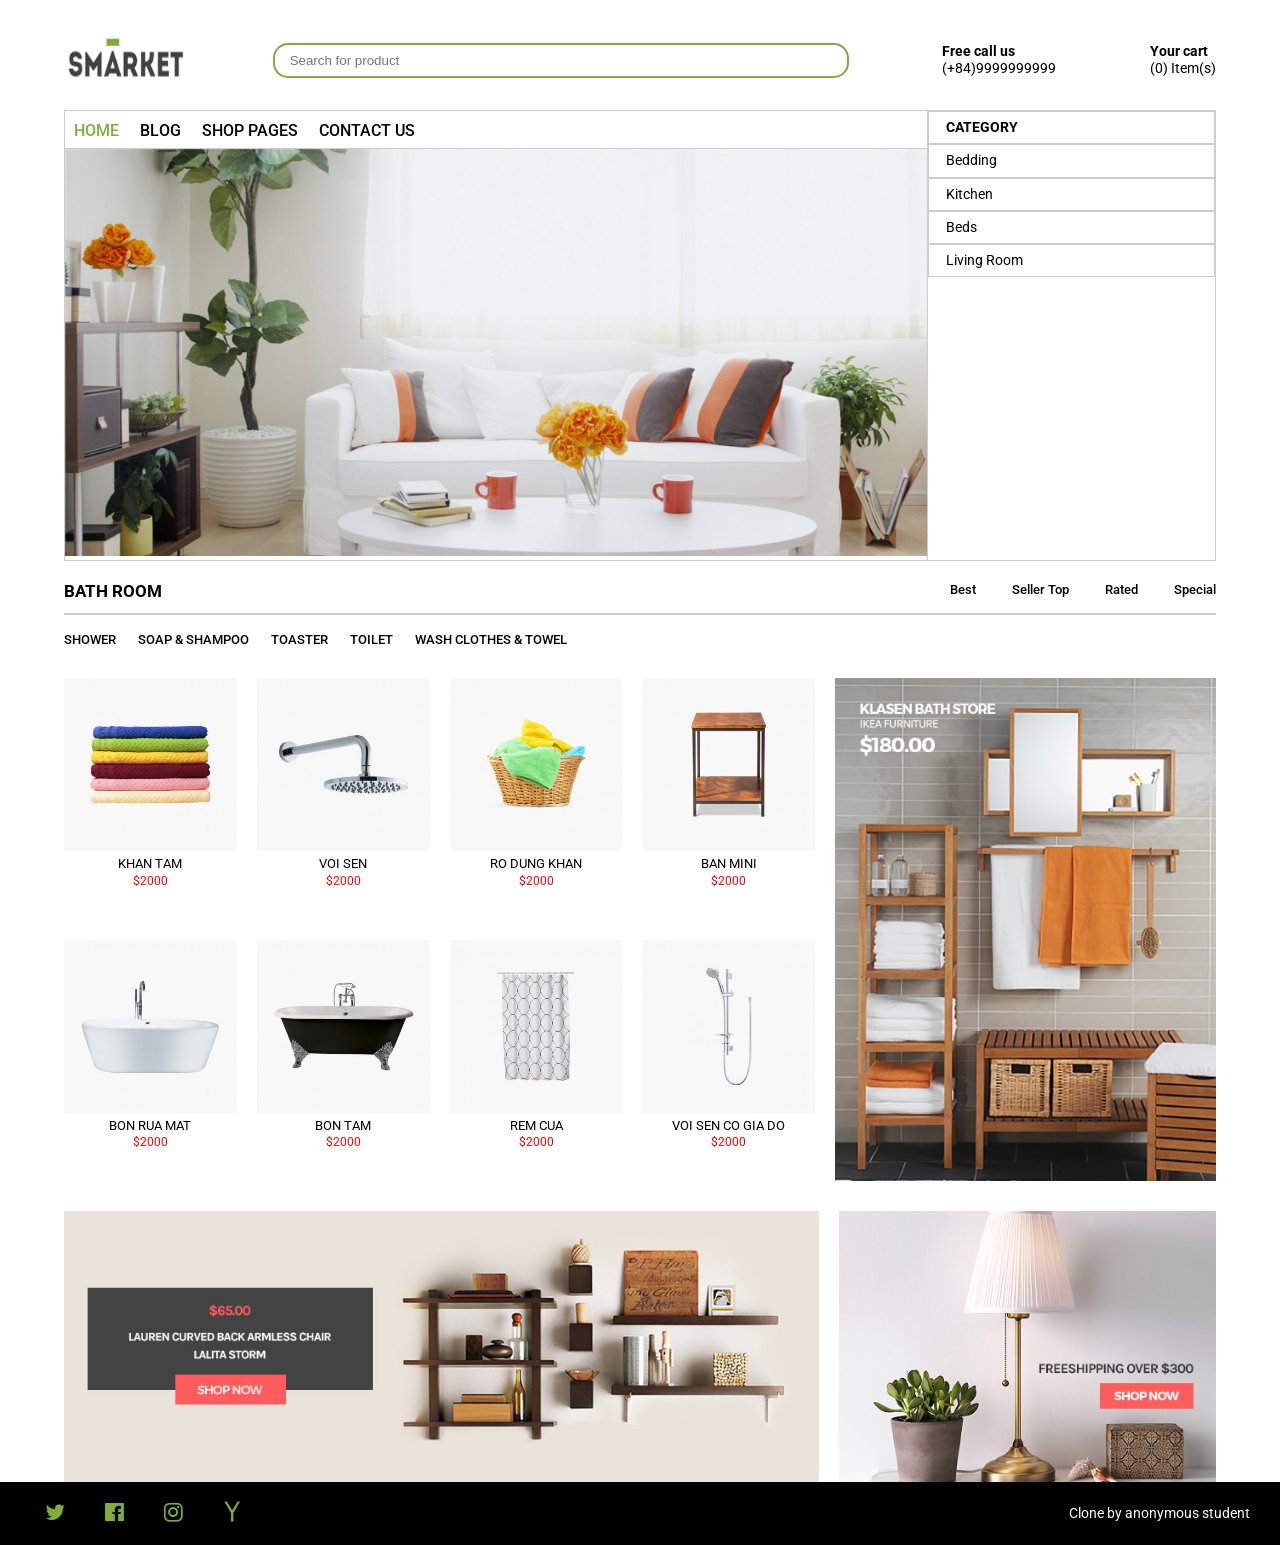
<file: web_design/lab3/index.html>
<!DOCTYPE html>
<html lang="en">
<head>
    <meta charset="UTF-8">
    <meta name="viewport" content="width=device-width, initial-scale=1.0">
    <title>Lab3 Le Tan Danh 66130419</title>

    <link rel="stylesheet" href="style.css">

    <link rel="stylesheet" href="https://cdnjs.cloudflare.com/ajax/libs/font-awesome/4.7.0/css/font-awesome.min.css" integrity="sha512-SfTiTlX6kk+qitfevl/7LibUOeJWlt9rbyDn92a1DqWOw9vWG2MFoays0sgObmWazO5BQPiFucnnEAjpAB+/Sw==" crossorigin="anonymous" referrerpolicy="no-referrer" />

    <!-- Basic Icons -->
    <link href="https://cdn.boxicons.com/3.0.8/fonts/basic/boxicons.min.css" rel="stylesheet">
    <!-- Filled Icons -->
    <link href="https://cdn.boxicons.com/3.0.8/fonts/filled/boxicons-filled.min.css" rel="stylesheet">
    <!-- Brand Icons -->     
    <link href="https://cdn.boxicons.com/3.0.8/fonts/brands/boxicons-brands.min.css" rel="stylesheet">

    <link rel="preconnect" href="https://fonts.googleapis.com">
    <link rel="preconnect" href="https://fonts.gstatic.com" crossorigin>
    <link href="https://fonts.googleapis.com/css2?family=Roboto:ital,wght@0,100..900;1,100..900&display=swap" rel="stylesheet">
</head>
<body>
    <div class="container">
        <header>
            <div class="logo">
                <img src="images/logo.png" alt="">
            </div>
            <form class="form_search">
                <input type="text" placeholder="Search for product">
                <i class="bx bx-search"></i>
            </form>    
            <div class="box_contact">
                <i class="bx bx-phone"></i>
                <div class="box_contact_text">
                    <h4>Free call us</h4>
                    <p>(+84)9999999999</p>
                </div>   
            </div>
            <div class="box_contact">
                <i class="bx bx-cart-plus"></i>
                <div class="box_contact_text">
                    <h4>Your cart</h4>
                    <p>(0) Item(s)</p>
                </div>   
            </div>
        </header>
        <main>
            <section class="banner">
                <div class="banner_left">
                    <ul class="banner_menu">
                        <li>
                            <a href="#" class="active">
                                <i class="bx bx-home-alt"></i>
                                <span>home</span>
                            </a>
                        </li>
                        <li>
                            <a href="#">
                                <i class="bx bx-briefcase-alt-2"></i>
                                <span>blog</span>
                            </a>
                            <ul>
                                <li><a href="#">blog default</a></li>
                                <li><a href="#">blog list</a></li>
                                <li><a href="#">blog masonry</a></li>
                                <li><a href="#">single post</a></li>
                            </ul>
                        </li>
                        <li>
                            <a href="#">
                                <i class="bx bx-shopping-bag"></i>
                                <span>shop pages</span>
                            </a>
                        </li>
                        <li>
                            <a href="#">
                                <i class="bx bx-phone-ring"></i>
                                <span>contact us</span>
                            </a>
                        </li>
                    </ul>
                    <img src="images/home3.jpg" alt="">
                </div>
                <div class="banner_right">
                    <ul>
                        <li>
                            <i class="bx bx-categories"></i>
                            <h4 >category</h4>
                        </li>
                        <li>
                            <i class="bx bx-basket"></i>
                            <span>bedding</span>
                        </li>
                        <li>
                            <i class="bx bx-basket"></i>
                            <span>kitchen</span>
                        </li>
                        <li>
                            <i class="bx bx-bed-alt"></i>
                            <span>beds</span>
                        </li>
                        <li>
                            <i class="bx bx-bed-alt"></i>
                            <span>living room</span>
                        </li>
                    </ul>
                </div>
            </section>
            <section class="bathroom">
                <div class="bathroom_top">
                    <h3>bath room</h3>
                    <ul class="bathroom_top_right">
                        <li>
                            <a href="#">
                                <i class="bx bx-clock-5"></i>
                                <span>best</span>
                            </a>
                        </li>
                        <li>
                            <a href="#">
                                <i class="bx bx-check-circle"></i>
                                <span>seller top</span>
                            </a>
                        </li>
                        <li>
                            <a href="#">
                                <i class="bx bx-signal-5"></i>
                                <span>rated</span>
                            </a>
                        </li>
                        <li>
                            <a href="#">
                                <i class="bx bx-star"></i>
                                <span>special</span>
                            </a>
                        </li>
                    </ul>
                </div>
                <nav class="bathroom_menu">
                    <ul>
                        <li><a href="#">shower</a></li>
                        <li><a href="#">soap & shampoo</a></li>
                        <li><a href="#">toaster</a></li>
                        <li><a href="#">toilet</a></li>
                        <li><a href="#">wash clothes & towel</a></li>
                    </ul>    
                </nav>
            </section>
            <section class="product">
                <div class="product_left">
                    <div class="product_left_box">
                        <img src="images/product1.jpg" alt="">
                        <p class="product_name">khan tam</p>
                        <p class="product_price">$2000</p>
                    </div>
                    <div class="product_left_box">
                        <img src="images/product2.jpg" alt="">
                        <p class="product_name">voi sen</p>
                        <p class="product_price">$2000</p>
                    </div>
                    <div class="product_left_box">
                        <img src="images/product3.jpg" alt="">
                        <p class="product_name">ro dung khan</p>
                        <p class="product_price">$2000</p>
                    </div>
                    <div class="product_left_box">
                        <img src="images/product4.jpg" alt="">
                        <p class="product_name">ban mini</p>
                        <p class="product_price">$2000</p>
                    </div>
                    <div class="product_left_box">
                        <img src="images/product5.jpg" alt="">
                        <p class="product_name">bon rua mat</p>
                        <p class="product_price">$2000</p>
                    </div>
                    <div class="product_left_box">
                        <img src="images/product6.jpg" alt="">
                        <p class="product_name">bon tam</p>
                        <p class="product_price">$2000</p>
                    </div>
                    <div class="product_left_box">
                        <img src="images/product7.jpg" alt="">
                        <p class="product_name">rem cua</p>
                        <p class="product_price">$2000</p>
                    </div>                
                    <div class="product_left_box">
                        <img src="images/product8.jpg" alt="">
                        <p class="product_name">voi sen co gia do</p>
                        <p class="product_price">$2000</p>
                    </div>
                </div>
                <div class="product_right">
                    <img src="images/lar-img.jpg" alt="">
                </div>
            </section>
        </main>
        <footer>
            <div class="foot_img">
                <div class="foot_left">
                    <img src="images/footer1.jpg" alt="">
                </div>
                <div class="foot_right">
                    <img src="images/footer2.jpg" alt="">
                </div>
            </div>
        </footer>
    </div>
    <div class="about">
        <div class="about_left">
            <a href=#><i class="fa fa-twitter" aria-hidden="true"></i></a>
            <a href=#><i class="fa fa-facebook-official" aria-hidden="true"></i></a>
            <a href=#><i class="fa fa-instagram" aria-hidden="true"></i></a>
            <a href=#><i class="fa fa-yahoo" aria-hidden="true"></i></a>
        </div>
        <div class="about_right">
            <p>Clone by anonymous student</p>
        </div>
    </div>
</body>
</html>
</file>
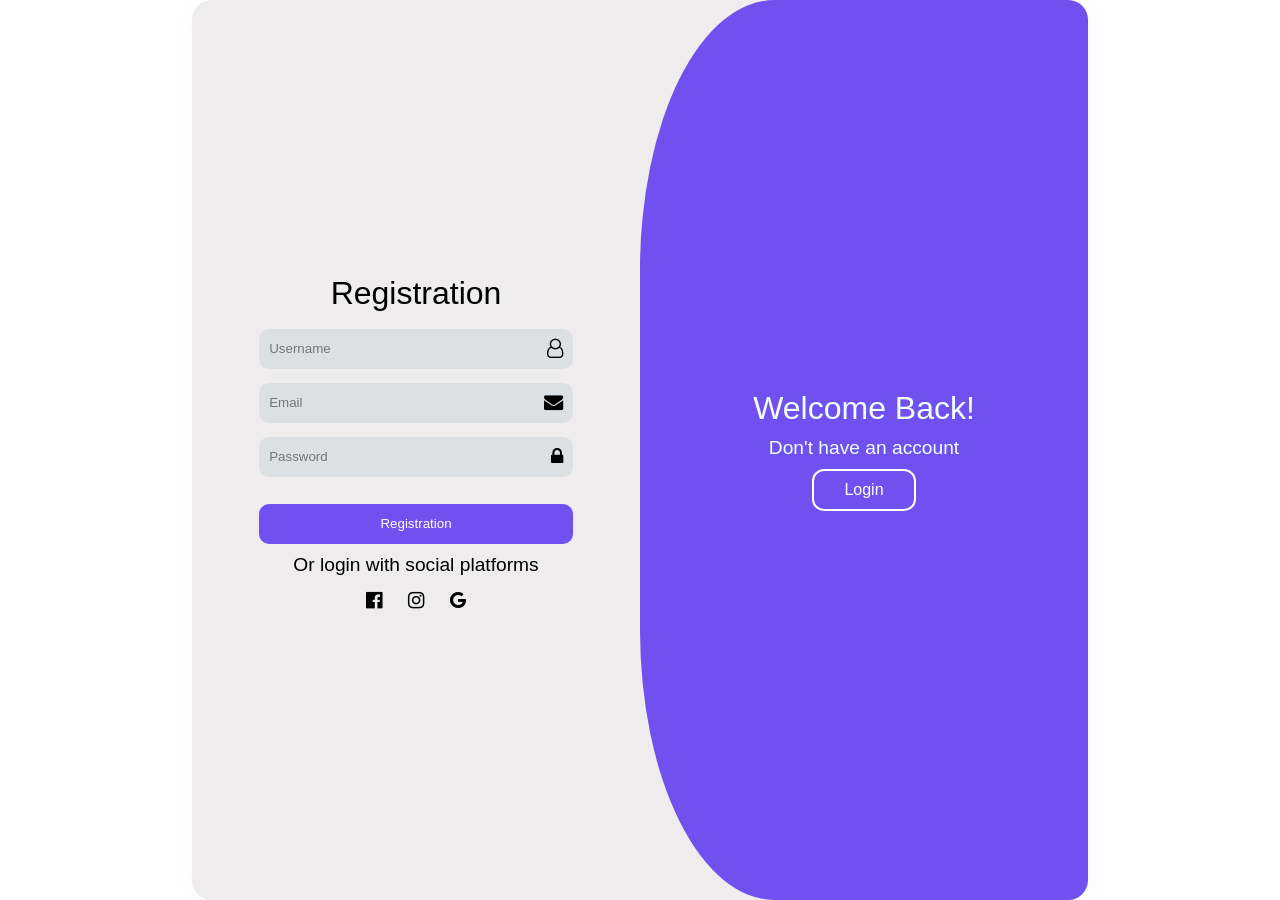
<file: web_design/lab2/html/Bai2.1.html>
<!DOCTYPE html>
<html lang="en">
<head>
    <meta charset="UTF-8">
    <meta name="viewport" content="width=device-width, initial-scale=1.0">
    <title>Lab2 Bai2 Le Tan Danh form dang ky</title>
    <link rel="stylesheet" href="../css/Bai2.1.css">
    <link rel="stylesheet" href="https://cdnjs.cloudflare.com/ajax/libs/font-awesome/4.7.0/css/font-awesome.min.css" integrity="sha512-SfTiTlX6kk+qitfevl/7LibUOeJWlt9rbyDn92a1DqWOw9vWG2MFoays0sgObmWazO5BQPiFucnnEAjpAB+/Sw==" crossorigin="anonymous" referrerpolicy="no-referrer" />
</head>
<body>
    <div class="container">
        <div class="left">
            <form class="registration" 
                action="https://www.w3schools.com/action_page.php" 
                method="POST"
                target="_blank">
                <h2>Registration</h2>
                <div class="btninput">
                    <input type="text" placeholder="Username" name="username">
                    <i class="fa fa-user-o"></i>
                </div>
                <div class="btninput">
                    <input type="email" placeholder="Email" name="email">
                    <i class="fa fa-envelope"></i>
                </div>
                <div class="btninput">
                    <input type="password" placeholder="Password" name="password">
                    <i class="fa fa-lock"></i>
                </div>
                <button type="submit" class="btnreg">Registration</button>
                <p>Or login with social platforms</p>
                <div class="social">
                    <i class="fa fa-facebook-official" aria-hidden="true"></i>
                    <i class="fa fa-instagram" aria-hidden="true"></i>
                    <i class="fa fa-google" aria-hidden="true"></i>
                </div>
            </form>
        </div>
        <div class="right">
            <h2>Welcome Back!</h2>
            <p>Don't have an account</p>
            <button type="submit" class="btnlog">Login</button>
        </div>
    </div>
</body>
</html>
</file>
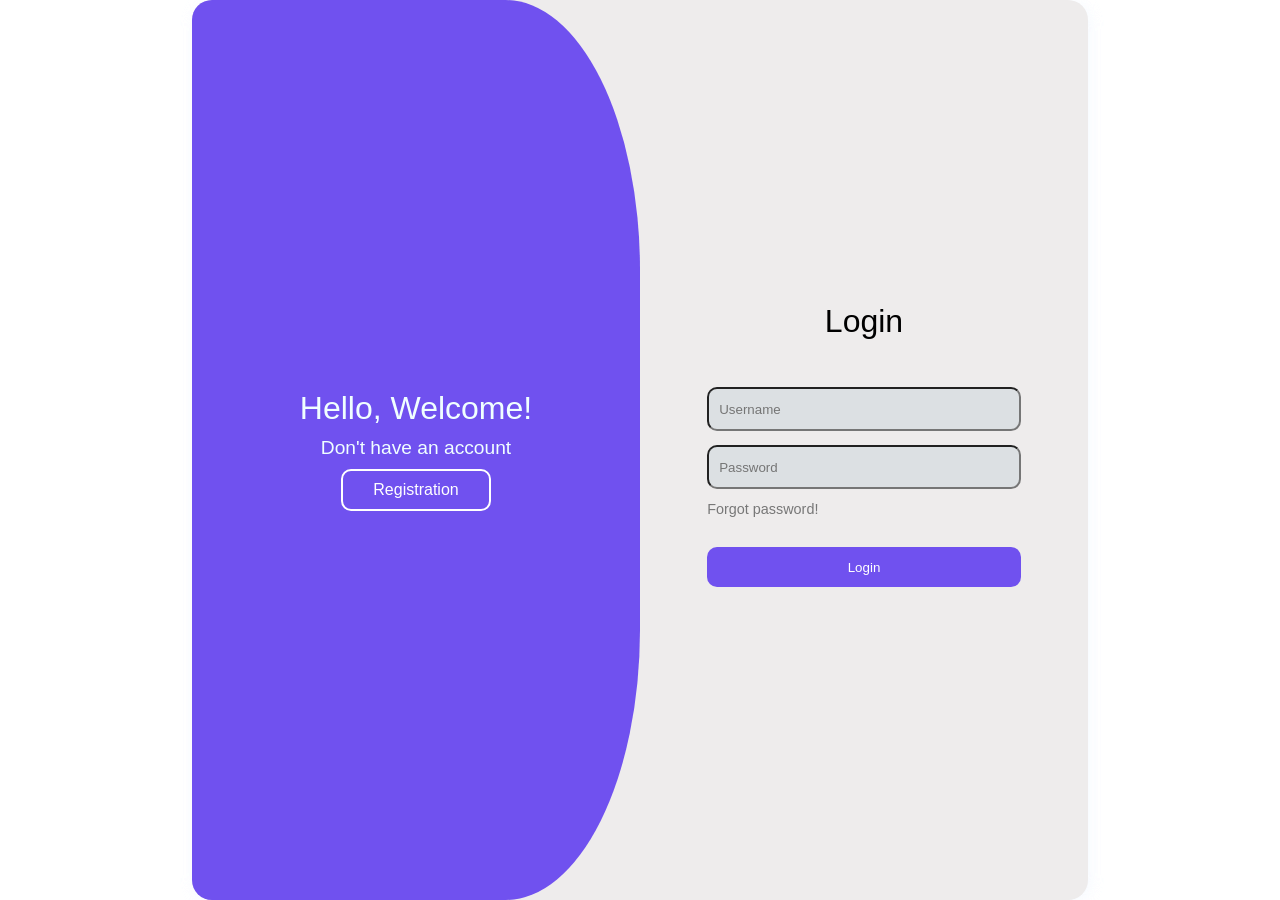
<file: web_design/lab2/html/Bai2.2.html>
<!DOCTYPE html>
<html lang="en">
<head>
    <meta charset="UTF-8">
    <meta name="viewport" content="width=device-width, initial-scale=1.0">
    <title>Lab2 Bai2 Le Tan Danh form dang nhap</title>
    <link rel="stylesheet" href="../css/Bai2.2.css">
</head>
<body>
    <div class="container">
        <div class="left">
            <form action="Bai2.1.html" 
                target="_blank"
                class="registration">
                <h2>Hello, Welcome!</h2>
                <p>Don't have an account</p>
                <button type="submit" class="btnreg">Registration</button>
            </form>
        </div>
        <div class="right">
            <form class="login" 
                action="https://www.w3schools.com/action_page.php"
                method="POST"
                target="_blank">
                <h2>Login</h2>
                <input class="btninput" type="text" placeholder="Username" name="username">
                <input class="btninput" type="password" placeholder="Password" name="password">
                <p class="forgot">Forgot password!</p>
                <button type="submit" class="btnlog">Login</button>
            </form>
        </div>
    </div>
</body>
</html>
</file>
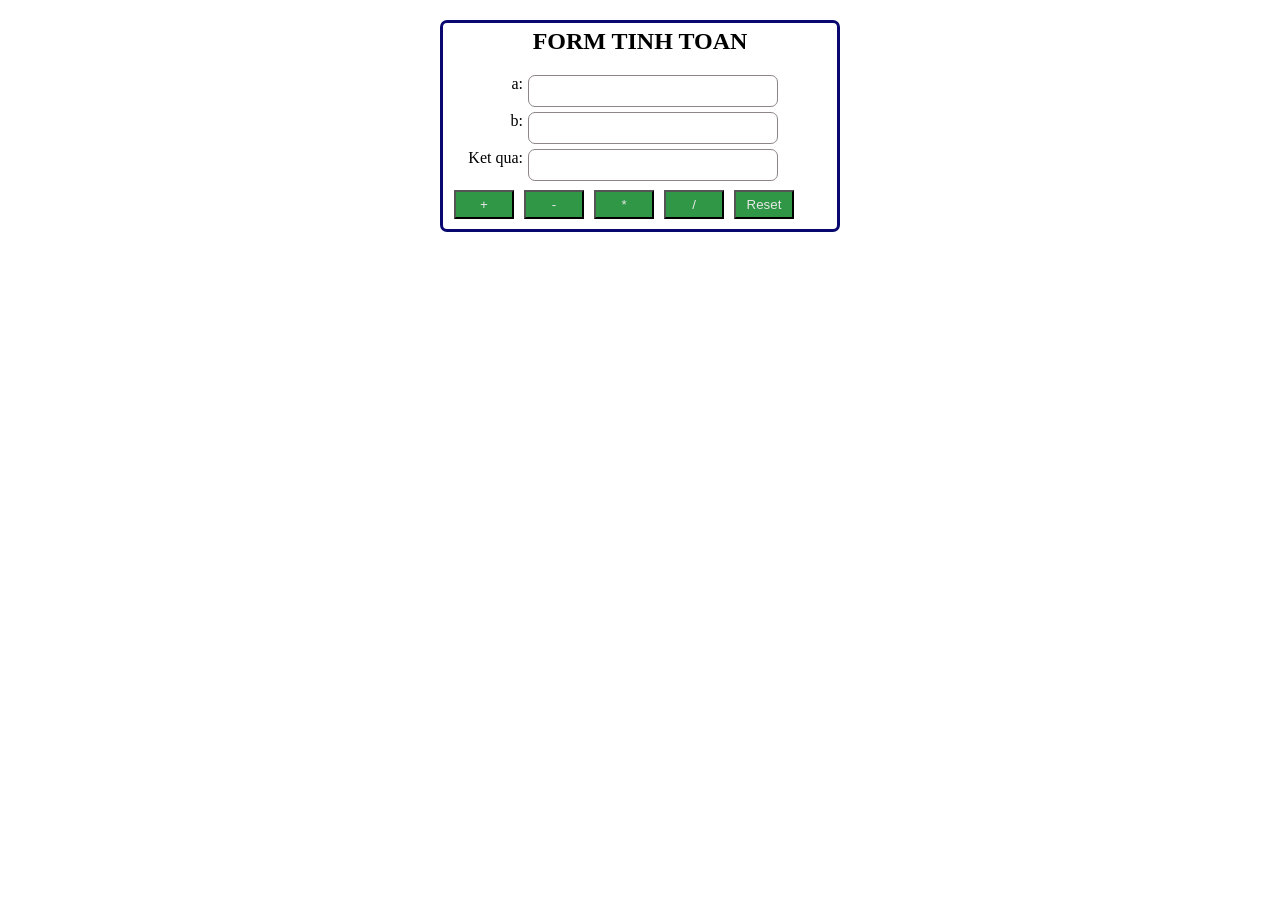
<file: web_design/lab2/html/Bai3.html>
<!DOCTYPE html>
<html lang="en">
<head>
    <meta charset="UTF-8">
    <meta name="viewport" content="width=device-width, initial-scale=1.0">
    <title>Lab2 Bai3 Le Tan Danh</title>
    <link rel="stylesheet" href="../css/Bai3.css">
</head>
<body>
    <div class="container">
        <h2>form tinh toan</h2>
        <form>
            <p>
                <label for="a">a:</label>
                <input id="a" type="text" class="value">
            </p>
            <p>
                <label for="b">b:</label>
                <input id="b" type="text" class="value">
            </p>
            <p>
                <label for="kq">Ket qua:</label>
                <input id="kq" type="text" class="value" readonly> 
            </p>
            <p>
                <button>+</button>
                <button>-</button>
                <button>*</button>
                <button>/</button>
                <button>Reset</button>
            </p>
        </form>
    </div>
</body>
</html>
</file>
<file: web_design/lab3/style.css>
* {
    margin: 0;
    padding: 0;
    box-sizing: border-box;
}

html {
    font-family: "Roboto", sans-serif;
    font-size: 0.9rem;
    line-height: 1.2rem;
    color: #000;
}

a {
    text-decoration: none;
    color: #000;
}

header {
    display: flex;  
    height: 60px;
    align-items: center;
    justify-content: space-between;
    margin-top: 30px;
}

.container {
    width: 90%;
    margin: 0 auto;
}

header img {
    width: 120px;
    height: 40px;
}

.form_search {
    width: 50%;
    border: 2px solid #7FAD39;
    border-radius: 15px;
    height: 35px;
    display: flex;
    align-items: center;
    justify-content: space-between;
    padding: 0 15px;
}

.form_search input {
    width: 90%;
    border: none;
    background-color: transparent;
    outline: none;
}

.form_search i {
    font-size: 1.5rem;
}

.box_contact {
    display: flex;
    align-items: center;
}

.box_contact i {
    font-size: 2rem;
    color:#7FAD39;
    padding-right: 5px;
}

.box_contact i.bx-phone {
    transform: rotate(90deg);
}

.box_contact i.bx-cart-plus {
    transform: scaleX(-1);
}

.banner {
    display: grid;
    grid-template-columns: 75% 25%;
    border: 1px solid #ccc;
    margin-top: 20px;
}

.banner_left {
    border-right: 1px solid #ccc;
}

.banner_menu {
    border-bottom: 1px solid #ccc;
}

.banner_menu li {
    list-style-type: none;
    display: inline-block;
    padding: 9px;
    text-transform: uppercase;
    font-size: 1.1rem;
    font-weight: 500;
}

.banner_menu i {
    font-size: 1.5rem;
}

.banner_menu li a.active, .banner_menu li a:hover {
    color: #7FAD39;
}

.banner_left img {
    width: 100%;
}

.banner_menu li {
    position: relative;
}

.banner_menu li ul {
    width: 300px;
    background-color: #fff;
    position: absolute;
    top: 50px;
    left: 0;
    visibility: hidden;
    opacity: 0;
    transition: 0.3s;
}

.banner_menu li ul li {
    width: 100%;
    border-bottom: 1px solid #ccc;
    text-transform: capitalize;
}

.banner_menu li:hover > ul {
    visibility: visible;
    opacity: 1;
}

.banner_right li {
    list-style-type: none;
    border: 1px solid #ccc;
    padding: 7px;
    display: flex;
    
}

.banner_right i {
    padding: 0 5px;
}

.banner_right span {
    text-transform: capitalize;
}

.banner_right h4 {
    text-transform: uppercase;
}

.bathroom_top {
    display: flex;
    align-items: center;
    justify-content: space-between;
    height: 60%;
    border-bottom: 2px solid #ccc;
    padding-top: 20px;
    padding-bottom: 10px;
}

.bathroom_top_right a {
    display: flex;
}

.bathroom_top_right i {
    padding: 0 4px;
}

.bathroom_top_right span {
    text-transform: capitalize;
    font-weight: 500;
    font-size: 0.9rem;
}

h3 {
    text-transform: uppercase;
}

.bathroom_top_right li {
    list-style-type: none;
    padding-left: 25px;
    display: inline-block;
}

.bathroom_menu ul li {
    list-style-type: none;
    display: inline-block;
    padding-top: 16px;
}

.bathroom_menu a {
    text-transform: uppercase;
    padding-right: 19px;
    font-weight: 500;
    font-size: 0.9rem;
}

.product {
    display:grid;
    grid-template-columns: 2fr 1fr;
    margin: 30px 0;
    gap: 10px;
}

.product_left {
    display: grid;
    grid-template-columns: repeat(4,1fr);
    gap: 20px;
    padding-right: 10px;
}

.product_left_box {
    text-align: center;
}

.product_left_box img {
    width: 100%;
}

.product_name {
    font-size: 0.9rem;
    text-transform: uppercase;
}

.product_price {
    color: red;
    font-size: 0.8rem;
}

.product_right img {
    width: 100%;
    height: 100%;
}

.foot_img {
    display: grid;
    grid-template-columns: 2fr 1fr;
    column-gap: 20px;
}

.foot_img img {
    width: 100%;
    height: 100%;
    object-fit: cover;
}

.about {
    background-color: #000;
    display: flex;
    justify-content: space-between; 
    align-items: center; 
    padding: 20px 30px; 
}

.about_left {
    display: flex;
    gap: 10px; 
}

.about_left i {
    font-size: 1.5rem;
    color: #7FAD39;
    padding: 0 15px;
}

.about_left i:hover {
    transform: translateY(-5px);
}

.about_right {
    text-align: right;
    color: white;
}
</file>
<file: web_design/lab2/css/Bai2.1.css>
* {
    margin: 0px;
    padding: 0px;
    box-sizing: border-box;
}

body {
    font-family: 'Segoe UI', Tahoma, Geneva, Verdana, sans-serif;
    font-size: 1.2rem;
}

.container {
    width: 70%;
    height: 100vh;
    margin: 0px auto;
    background-color: #eeecec;
    box-shadow: 2px 2px 15px rgba(240, 245, 255, 0.3),
                2px 2px 15px rgba(240, 245, 255, 0.3);
    border-radius: 20px;
    display: grid;
    grid-template-columns: 50% 50%;
}

.right {
    background-color: #7051EF;
    border-top-left-radius: 30%; 
    border-bottom-left-radius: 30%;
    border-top-right-radius: 20px;
    border-bottom-right-radius: 20px;
    display: flex;
    flex-direction: column;
    justify-content: center;
    align-items: center;
    color: azure;
}

h2 {
    font-size: 2rem;
    font-weight: 500;
    padding-bottom: 10px;
}

/* Nut dang nhap */
.btnlog {
    background-color: transparent;
    border: 2px solid #fff;
    color: #fff;
    border-radius: 12px;
    padding: 10px 30px;
    margin-top: 10px;
    font-size: 1rem;
    font-weight: 500;
}

.btnlog:hover {
    background-color: #fff;
    color: #7051EF;
}
/* Het nut dang nhap */

.left {
    width: 70%;
    margin: 0px auto;
}

/* Form dang ky */
.registration {
    display: flex;
    flex-direction: column;
    justify-content: center;
    align-items: center;
    height: 100vh;
    color: #000;
}

.btninput {
    display: flex;
    align-items: center;
    background-color: #DCE0E3;
    height: 40px;
    border-radius: 10px;
    width: 100%;
    padding: 0px 10px;
    margin: 7px 0px;
    justify-content: space-between;
}

.btninput input {
    width: 90%;
    background-color: transparent;
    border: none;
    outline: none;
}
/* Het phan form */


/* Nut dang ky */
.btnreg {
    background-color: #7051EF;
    margin: 20px 0px 10px 0px;
    width: 100%;
    height: 40px;
    padding: 10px 0px;
    border-radius: 10px;
    border: none;
    color: #fff;
}

.btnreg:hover {
    background-color: #5035c9;
}
/* Het nut dang ky */


/* Icon */
.social {
    display: flex;
    align-items: center;
    justify-content: space-between;
    width: 100px;
    height: 50px;
}

.social i {
    cursor: pointer;
    transition: 0.3s;
}


.social i:hover {
    transform: translateY(-5px);
}
/* Het phan icon */
</file>
<file: web_design/lab2/css/Bai2.2.css>
* {
    margin: 0px;
    padding: 0px;
    box-sizing: border-box;
}

body {
    font-family:'Segoe UI', Tahoma, Geneva, Verdana, sans-serif;
    font-size: 1.2rem;
}
 
.container {
    width: 70%;
    height: 100vh;
    margin: 0px auto;
    background-color: #eeecec;
    box-shadow: 2px 2px 15px rgba(240, 245, 255, 0.3),
                2px 2px 15px rgba(240, 245, 255, 0.3);
    border-radius: 20px;
    display: grid;
    grid-template-columns: 50% 50%;
}

.left {
    background-color: #7051EF;
    border-top-right-radius: 30%; 
    border-bottom-right-radius: 30%;
    border-top-left-radius: 20px;
    border-bottom-left-radius: 20px;
    display: flex;
    flex-direction: column;
    justify-content: center;
    align-items: center;
    text-align: center;
    color: azure;
}

h2 {
    font-size: 2rem;
    font-weight: 500;
    padding-bottom: 10px;
}

.btnreg {
    background-color: transparent;
    border: 2px solid #fff;
    color: #fff;
    border-radius: 10px;
    padding: 10px 30px;
    margin-top: 10px;
    font-size: 1rem;
    font-weight: 500;
}

.btnreg:hover {
    background-color: #fff;
    color: #7051EF;
}

.right {
    width: 70%;
    margin: 0px auto;
}

.login {
    display: flex;
    flex-direction: column;
    justify-content: center;
    height: 100vh;
    color: #000;
}

.login h2 {
    margin-bottom: 30px;
    text-align: center;
}

.btninput {
    background-color: #DCE0E3;
    height: 40px;
    border-radius: 10px;
    width: 100%;
    padding: 20px 10px;
    margin: 7px 0px;
    justify-content: space-between;
}

.btninput input {
    width: 90%;
    background-color: transparent;
    border: none;
    outline: none;
    text-align: left;
}

.btnlog {
    background-color: #7051EF;
    margin: 20px 0px 10px 0px;
    width: 100%;
    height: 40px;
    padding: 10px 0px;
    margin-top: 30px;
    border-radius: 10px;
    border: none;
    color: #fff;
}

.btnlog:hover {
    background-color: #5035c9;
}

.forgot{
    font-size: 0.9rem;
    color: #777;
    margin-top: 5px;
    cursor: pointer;
}

.forgot:hover{
    color: #1d078d;
}
</file>
<file: web_design/lab2/css/Bai3.css>
* {
    margin: 0px;
    padding: 0px;
    box-sizing: border-box;
}

.container {
    padding: 5px;
    width: 400px;
    margin: 0 auto;
    border: 3px solid rgb(8, 8, 111);
    border-radius: 7px;
    margin-top: 20px;
}

.container h2 {
    text-transform: uppercase;
    padding-bottom: 20px;
    text-align: center;
}

p {
    margin-bottom: 5px;
    width: 100%;
}

label {
    text-align: right;
    width: 80px;
    float: left;
    padding-right: 5px;
}

p input {
    width: 250px;
    line-height: 30px;
    border: 1px solid #8d8686;
    border-radius: 7px;
}

p button {
    display: inline-block;
    width: 60px;
    padding: 5px;
    margin-top: 4px;
    margin-left: 6px;
    color: rgb(231, 231, 231);
    background-color: rgb(47, 151, 69);
}
</file>
